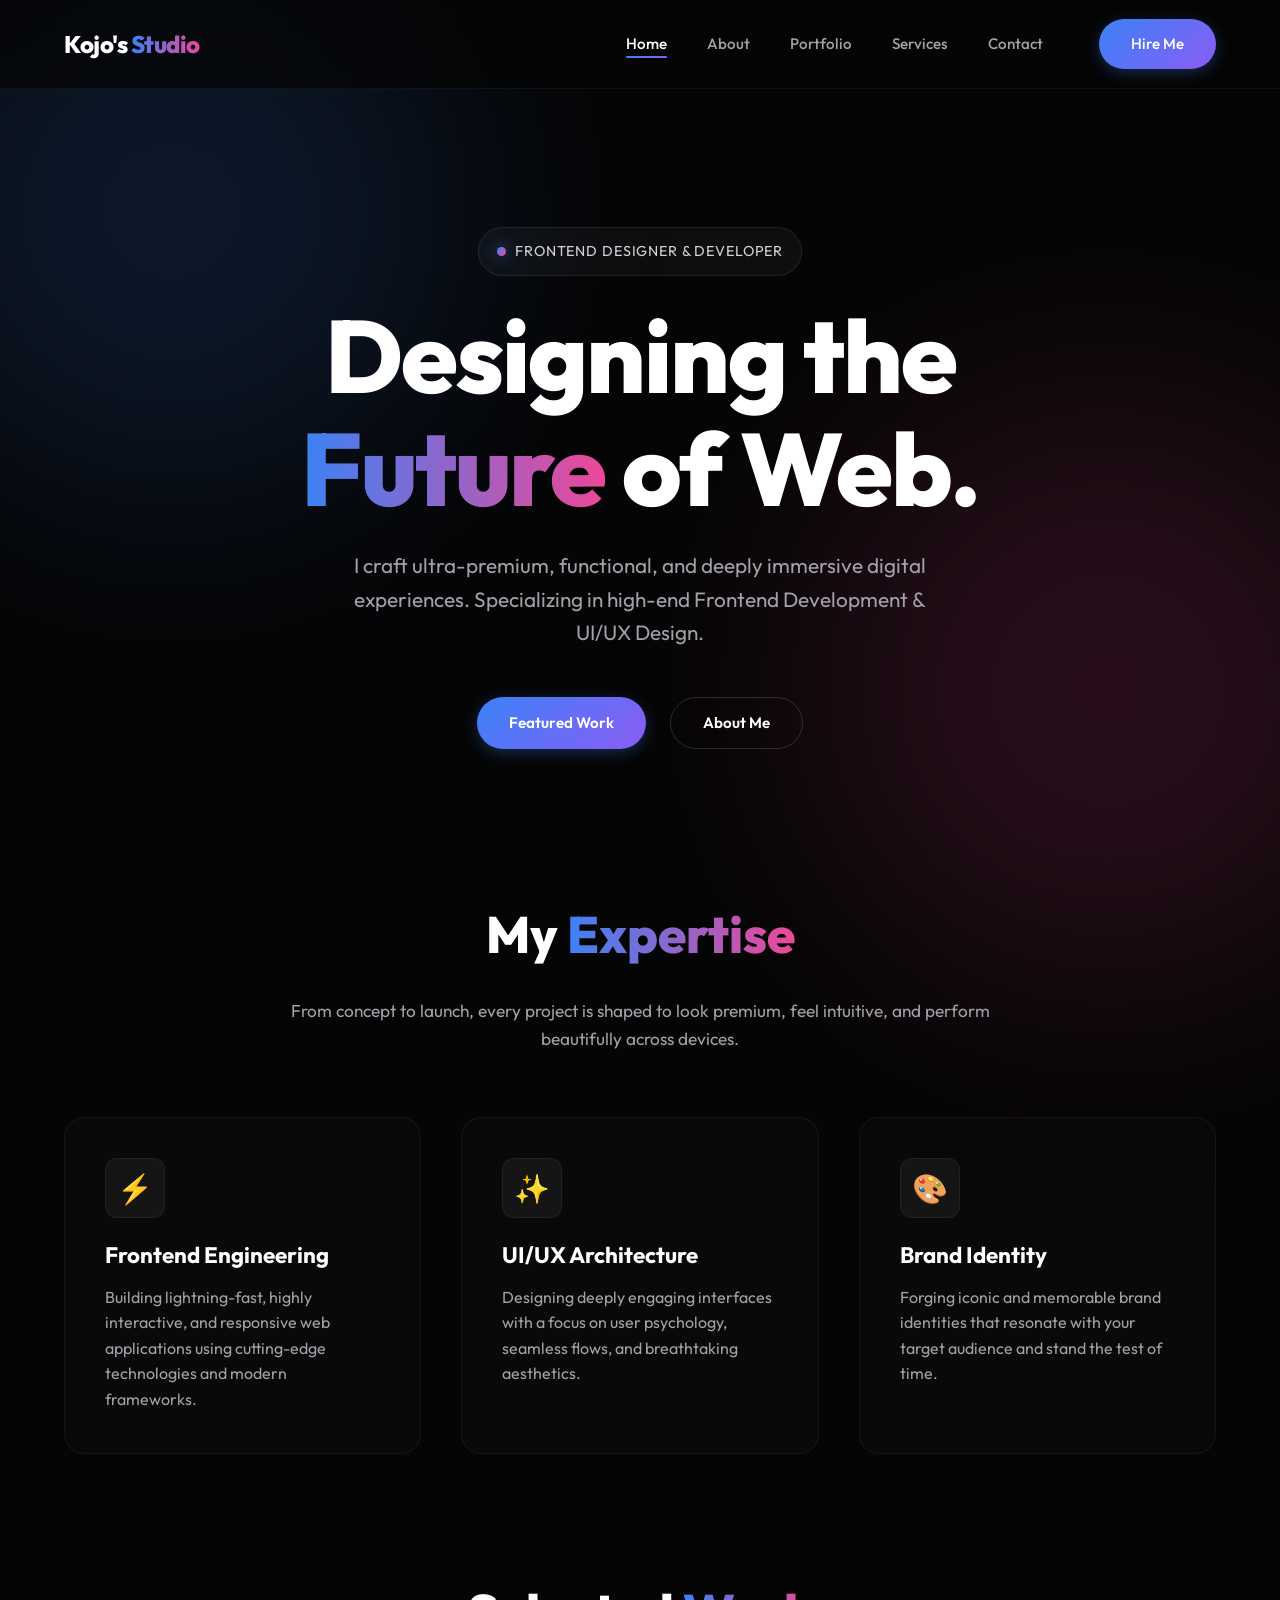
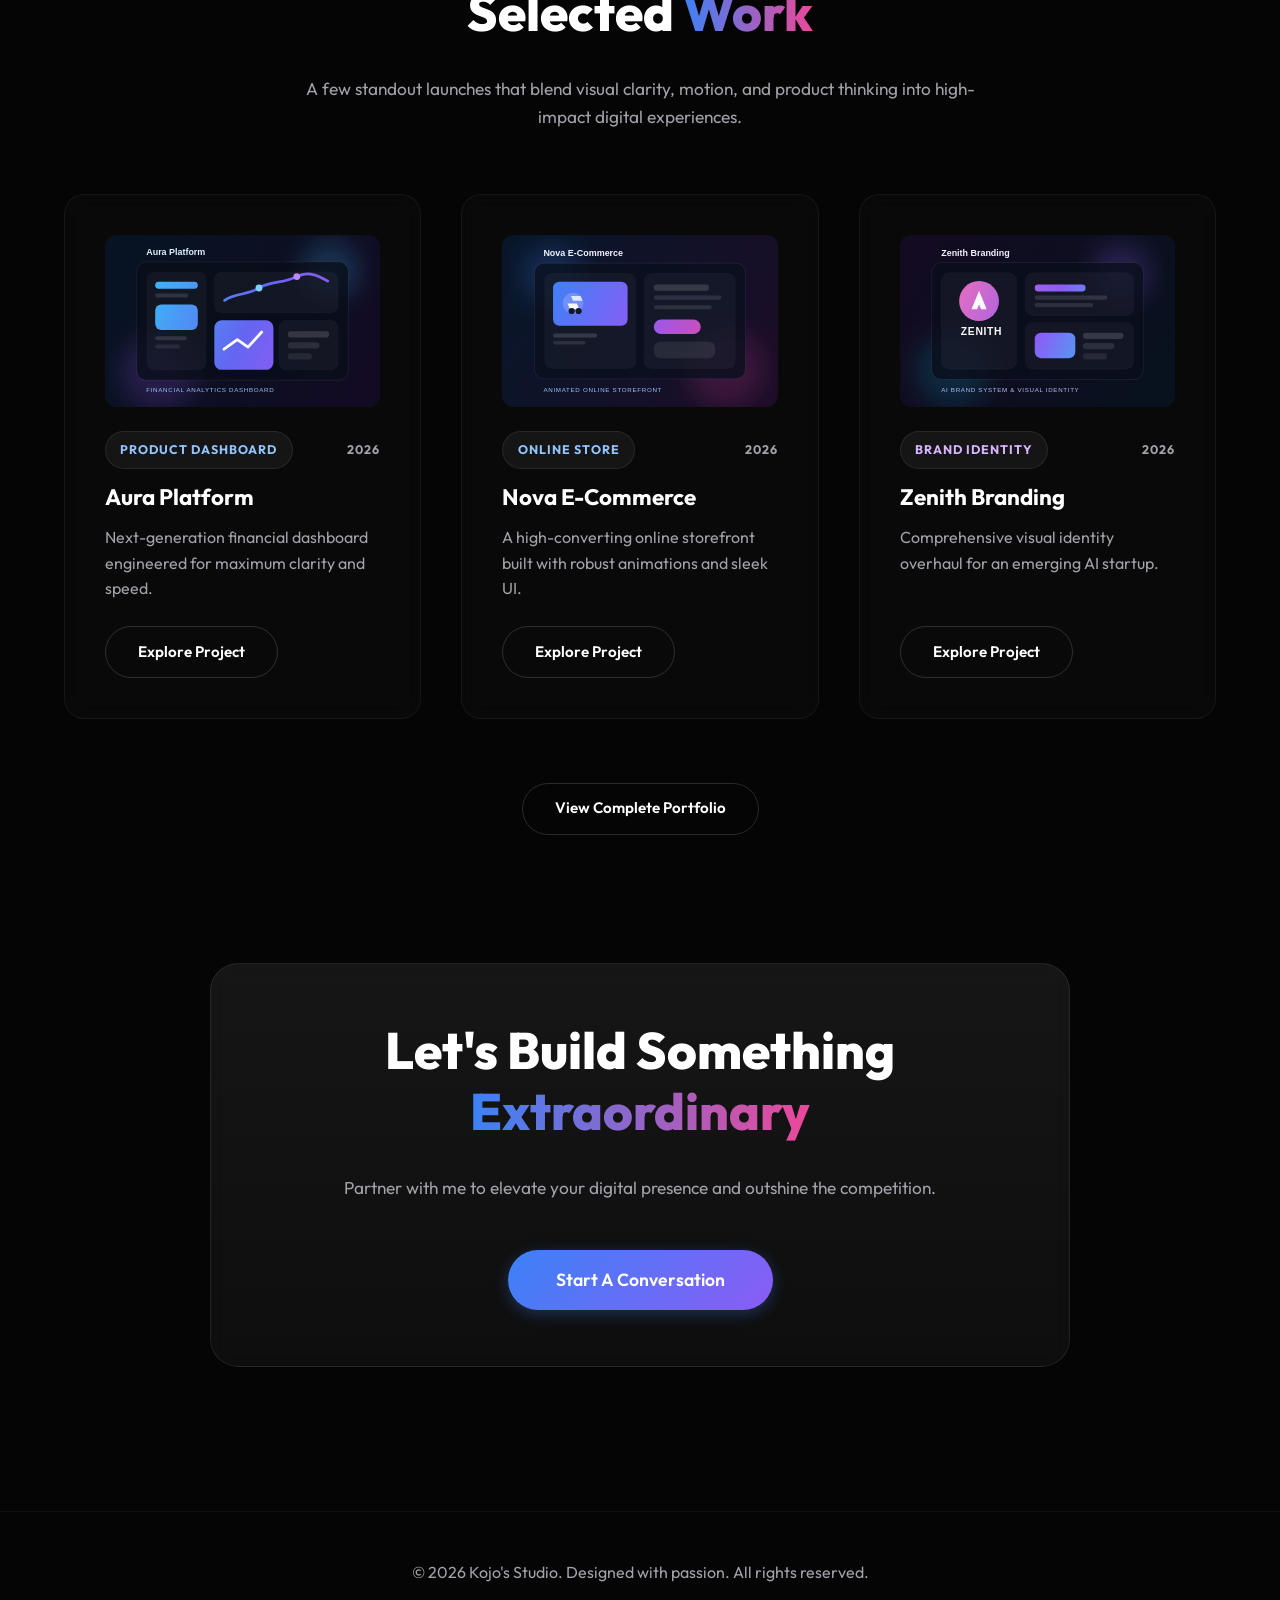
<file: index.html>
<!DOCTYPE html>
<html lang="en">

<head>
    <meta charset="UTF-8">
    <meta name="viewport" content="width=device-width, initial-scale=1.0">
    <title>Kojo's Studio | Home</title>
    <link rel="stylesheet" href="style.css">
</head>

<body>
    <nav class="navbar">
        <a href="index.html" class="logo">Kojo's <span class="text-gradient">Studio</span></a>
        <ul class="nav-links">
            <li><a href="index.html" class="active-link">Home</a></li>
            <li><a href="about.html">About</a></li>
            <li><a href="portfolio.html">Portfolio</a></li>
            <li><a href="services.html">Services</a></li>
            <li><a href="contact.html">Contact</a></li>
            <li><a href="contact.html" class="btn btn-primary nav-btn-hire">Hire Me</a></li>
        </ul>
        <button class="hamburger" aria-label="Toggle Navigation" aria-expanded="false">&#9776;</button>
    </nav>

    <main>
        <section class="hero">
            <span class="hero-kicker fade-up">Frontend Designer &amp; Developer</span>
            <h1 class="fade-up">Designing the <br><span class="text-gradient">Future</span> of Web.</h1>
            <p class="fade-up delay-100 hero-lead">I craft ultra-premium, functional, and deeply immersive digital experiences.
                Specializing in high-end Frontend Development & UI/UX Design.</p>
            <div class="hero-btns fade-up delay-200">
                <a href="portfolio.html" class="btn btn-primary">Featured Work</a>
                <a href="about.html" class="btn btn-outline">About Me</a>
            </div>
        </section>

        <section>
            <h2 class="section-title fade-up">My <span>Expertise</span></h2>
            <p class="section-intro fade-up delay-100">From concept to launch, every project is shaped to look premium, feel intuitive, and perform beautifully across devices.</p>
            <div class="grid">
                <div class="card hover-card fade-up">
                    <div class="card-icon">&#9889;</div>
                    <h3>Frontend Engineering</h3>
                    <p>Building lightning-fast, highly interactive, and responsive web applications using cutting-edge
                        technologies and modern frameworks.</p>
                </div>
                <div class="card hover-card fade-up delay-100">
                    <div class="card-icon">&#10024;</div>
                    <h3>UI/UX Architecture</h3>
                    <p>Designing deeply engaging interfaces with a focus on user psychology, seamless flows, and
                        breathtaking aesthetics.</p>
                </div>
                <div class="card hover-card fade-up delay-200">
                    <div class="card-icon">&#127912;</div>
                    <h3>Brand Identity</h3>
                    <p>Forging iconic and memorable brand identities that resonate with your target audience and stand
                        the test of time.</p>
                </div>
            </div>
        </section>

        <section>
            <h2 class="section-title fade-up">Selected <span>Work</span></h2>
            <p class="section-intro fade-up delay-100">A few standout launches that blend visual clarity, motion, and product thinking into high-impact digital experiences.</p>
            <div class="grid">
                <div class="card portfolio-card fade-up">
                    <div class="placeholder-img">
                        <img src="Images/aura-platform.svg" alt="Financial dashboard artwork for the Aura Platform project" loading="lazy">
                    </div>
                    <div class="project-meta">
                        <span class="project-type project-type-web">Product Dashboard</span>
                        <span class="project-year">2026</span>
                    </div>
                    <h3>Aura Platform</h3>
                    <p class="project-summary">Next-generation financial dashboard engineered for maximum clarity and speed.</p>
                    <div class="card-action-row">
                        <a href="portfolio.html#real-estate-dashboard" class="btn btn-outline">Explore Project</a>
                    </div>
                </div>
                <div class="card portfolio-card fade-up delay-100">
                    <div class="placeholder-img">
                        <img src="Images/nova-ecommerce.svg" alt="Storefront artwork for the Nova E-Commerce project" loading="lazy">
                    </div>
                    <div class="project-meta">
                        <span class="project-type project-type-web">Online Store</span>
                        <span class="project-year">2026</span>
                    </div>
                    <h3>Nova E-Commerce</h3>
                    <p class="project-summary">A high-converting online storefront built with robust animations and sleek UI.</p>
                    <div class="card-action-row">
                        <a href="portfolio.html#nexus-ecommerce" class="btn btn-outline">Explore Project</a>
                    </div>
                </div>
                <div class="card portfolio-card fade-up delay-200">
                    <div class="placeholder-img">
                        <img src="Images/zenith-branding.svg" alt="Brand identity artwork for the Zenith Branding project" loading="lazy">
                    </div>
                    <div class="project-meta">
                        <span class="project-type project-type-design">Brand Identity</span>
                        <span class="project-year">2026</span>
                    </div>
                    <h3>Zenith Branding</h3>
                    <p class="project-summary">Comprehensive visual identity overhaul for an emerging AI startup.</p>
                    <div class="card-action-row">
                        <a href="portfolio.html#cafe-moca-rebrand" class="btn btn-outline">Explore Project</a>
                    </div>
                </div>
            </div>
            <div style="text-align: center; margin-top: 4rem;" class="fade-up">
                <a href="portfolio.html" class="btn btn-outline">View Complete Portfolio</a>
            </div>
        </section>

        <section class="text-center">
            <div class="cta-panel fade-up">
                <h2 class="section-title">Let's Build Something <br><span>Extraordinary</span></h2>
                <p class="section-intro" style="margin-bottom: 3rem;">Partner with me to elevate your digital presence and outshine the competition.</p>
                <a href="contact.html" class="btn btn-primary" style="font-size: 1.1rem; padding: 1rem 3rem;">Start a Conversation</a>
            </div>
        </section>
    </main>

    <footer>
        <p>&copy; 2026 Kojo's Studio. Designed with passion. All rights reserved.</p>
    </footer>

    <script src="script.js"></script>
</body>

</html>
</file>
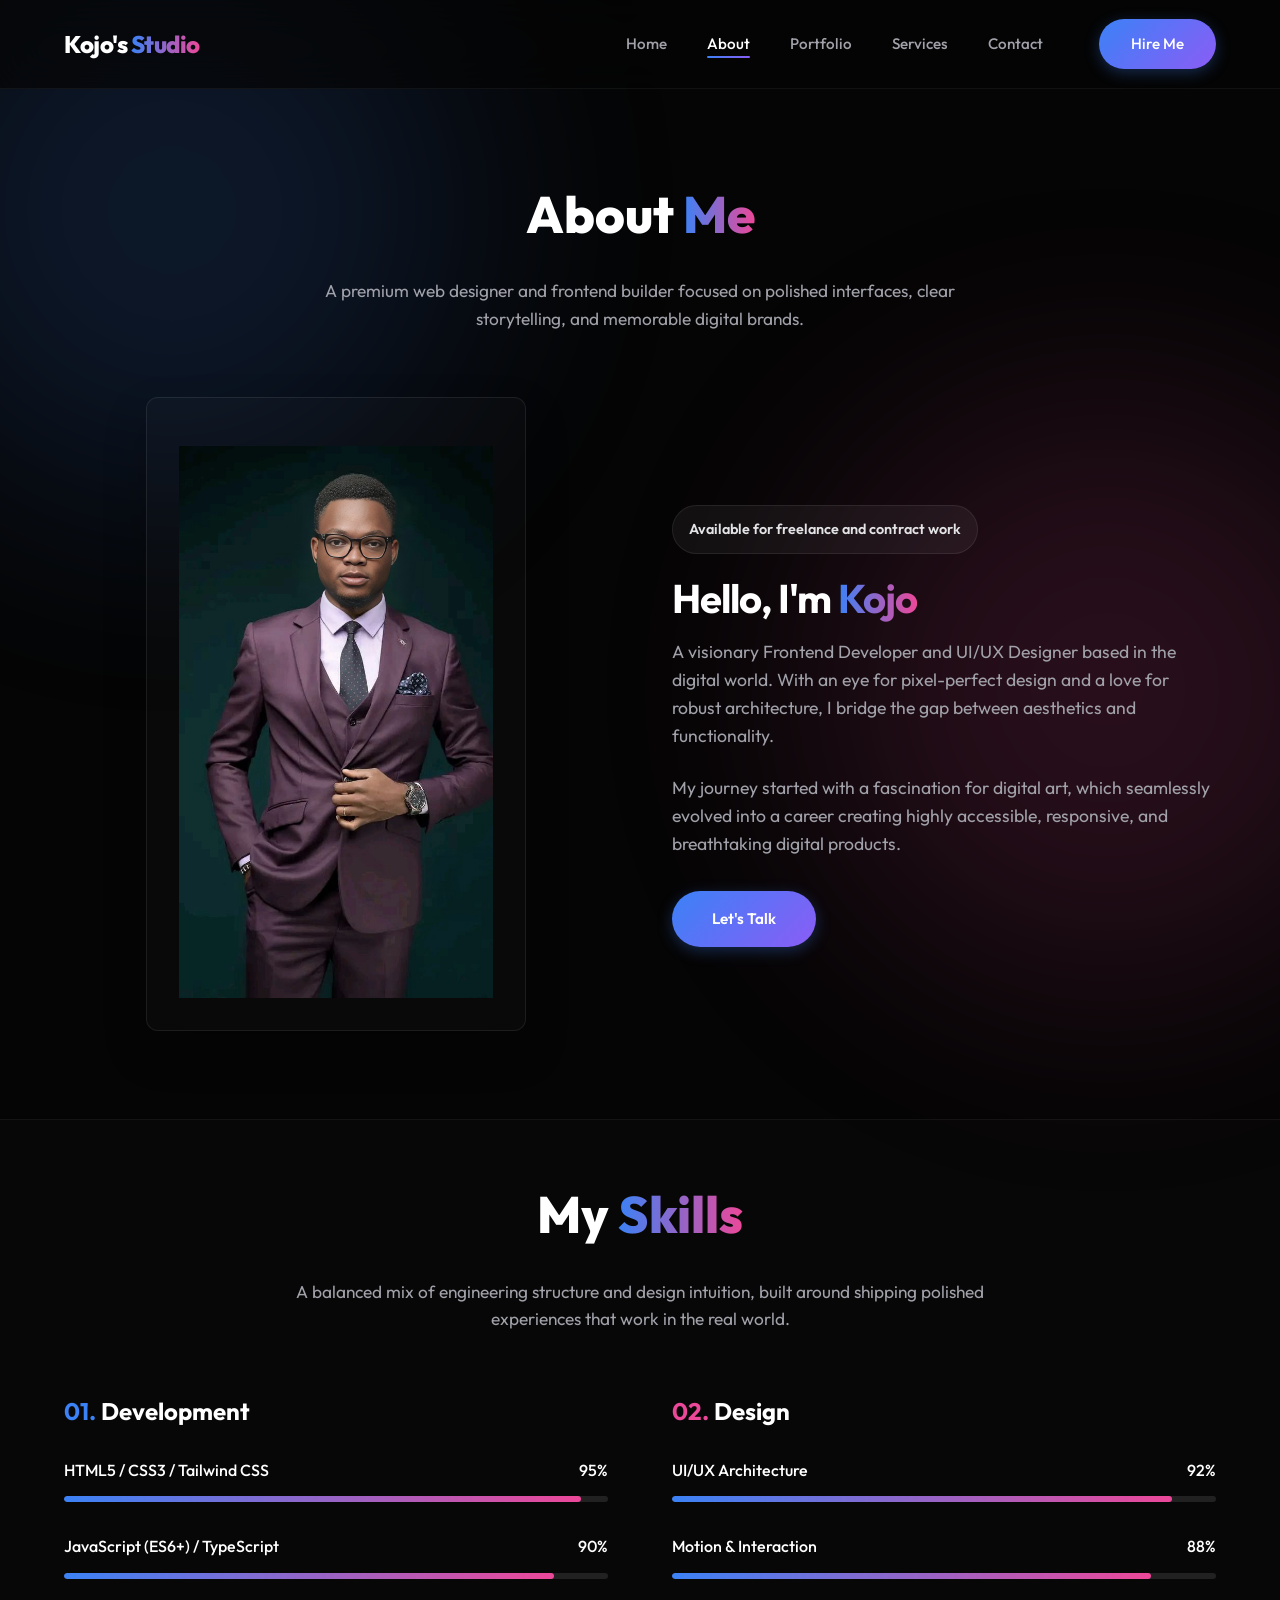
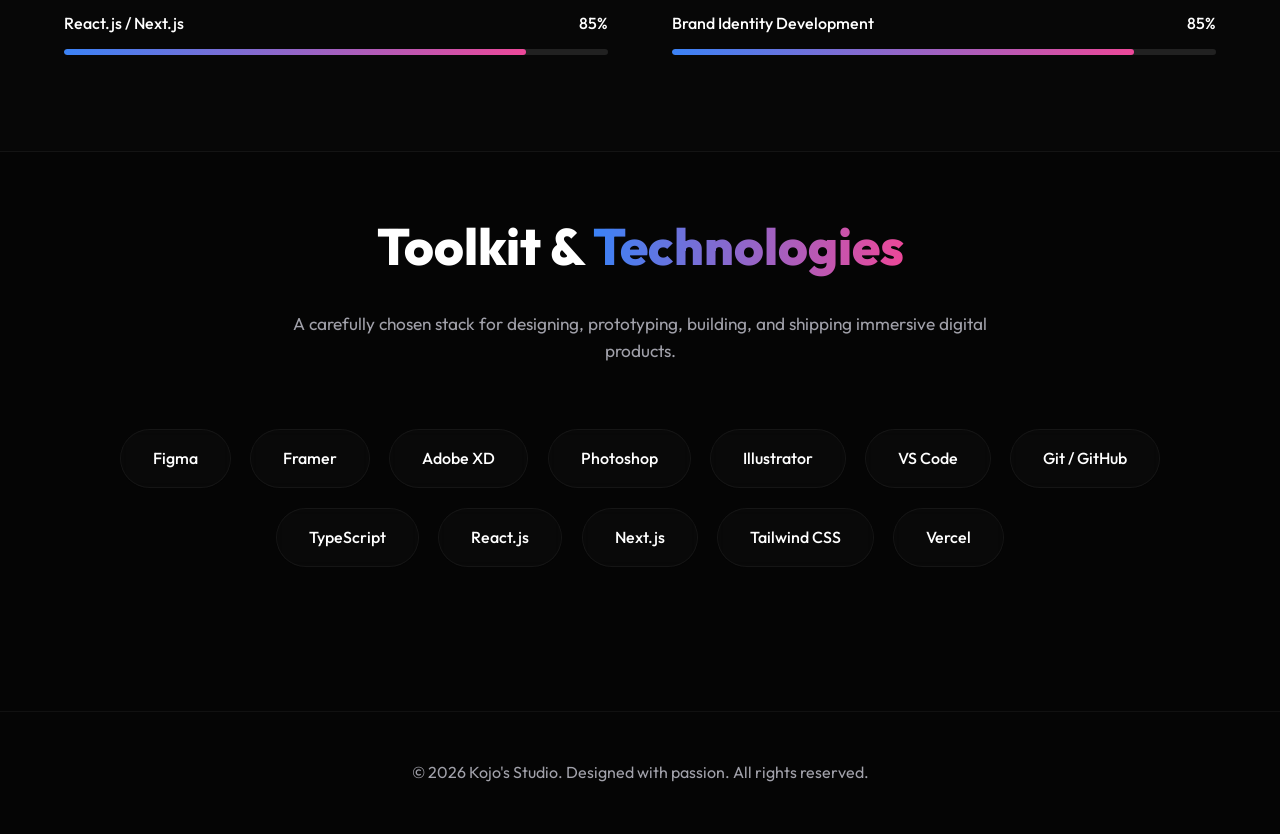
<file: about.html>
<!DOCTYPE html>
<html lang="en">

<head>
    <meta charset="UTF-8">
    <meta name="viewport" content="width=device-width, initial-scale=1.0">
    <title>Kojo's Studio | About</title>
    <link rel="stylesheet" href="style.css">
</head>

<body>
    <nav class="navbar">
        <a href="index.html" class="logo">Kojo's <span class="text-gradient">Studio</span></a>
        <ul class="nav-links">
            <li><a href="index.html">Home</a></li>
            <li><a href="about.html" class="active-link">About</a></li>
            <li><a href="portfolio.html">Portfolio</a></li>
            <li><a href="services.html">Services</a></li>
            <li><a href="contact.html">Contact</a></li>
            <li><a href="contact.html" class="btn btn-primary nav-btn-hire">Hire Me</a></li>
        </ul>
        <button class="hamburger" aria-label="Toggle Navigation" aria-expanded="false">&#9776;</button>
    </nav>

    <main>
        <section>
            <h1 class="section-title fade-up">About <span class="text-gradient">Me</span></h1>
            <p class="section-intro fade-up delay-100">A premium web designer and frontend builder focused on polished
                interfaces, clear storytelling, and memorable digital brands.</p>

            <div class="about-hero-grid">
                <div class="placeholder-img fade-up delay-100 profile-frame">
                    <img src="Images/img1.jpg" alt="Portrait of Kojo" class="image-1">
                </div>
                <div class="fade-up delay-200">
                    <span class="availability-pill">Available for freelance and contract work</span>
                    <h2 style="font-size: 2.5rem; letter-spacing: -1px;">Hello, I'm <span
                            class="text-gradient">Kojo</span></h2>
                    <p style="color: var(--text-muted); margin-bottom: 1.5rem; font-size: 1.1rem;">A visionary Frontend
                        Developer and UI/UX Designer based in the digital world. With an eye for pixel-perfect design
                        and a love for robust architecture, I bridge the gap between aesthetics and functionality.</p>
                    <p style="color: var(--text-muted); margin-bottom: 2rem; font-size: 1.1rem;">My journey started with
                        a fascination for digital art, which seamlessly evolved into a career creating highly
                        accessible, responsive, and breathtaking digital products.</p>

                    <a href="contact.html" class="btn btn-primary" style="padding: 1rem 2.5rem;">Let's Talk</a>
                </div>
            </div>
        </section>

        <section
            style="background: rgba(255,255,255,0.01); border-top: 1px solid var(--border-light); border-bottom: 1px solid var(--border-light);">
            <h2 class="section-title fade-up">My <span class="text-gradient">Skills</span></h2>
            <p class="section-intro fade-up delay-100">A balanced mix of engineering structure and design intuition,
                built around shipping polished experiences that work in the real world.</p>
            <div class="skills-grid">
                <div class="fade-up delay-100">
                    <h3 style="margin-bottom: 2rem; font-size: 1.5rem;"><span
                            style="color: var(--accent-primary);">01.</span> Development</h3>
                    <div class="skill-item">
                        <div class="skill-header">
                            <span>HTML5 / CSS3 / Tailwind CSS</span>
                            <span>95%</span>
                        </div>
                        <div class="progress-bg">
                            <div class="progress-fill" data-width="95%"></div>
                        </div>
                    </div>
                    <div class="skill-item">
                        <div class="skill-header">
                            <span>JavaScript (ES6+) / TypeScript</span>
                            <span>90%</span>
                        </div>
                        <div class="progress-bg">
                            <div class="progress-fill" data-width="90%"></div>
                        </div>
                    </div>
                    <div class="skill-item">
                        <div class="skill-header">
                            <span>React.js / Next.js</span>
                            <span>85%</span>
                        </div>
                        <div class="progress-bg">
                            <div class="progress-fill" data-width="85%"></div>
                        </div>
                    </div>
                </div>

                <div class="fade-up delay-200">
                    <h3 style="margin-bottom: 2rem; font-size: 1.5rem;"><span
                            style="color: var(--accent-tertiary);">02.</span> Design</h3>
                    <div class="skill-item">
                        <div class="skill-header">
                            <span>UI/UX Architecture</span>
                            <span>92%</span>
                        </div>
                        <div class="progress-bg">
                            <div class="progress-fill" data-width="92%"></div>
                        </div>
                    </div>
                    <div class="skill-item">
                        <div class="skill-header">
                            <span>Motion & Interaction</span>
                            <span>88%</span>
                        </div>
                        <div class="progress-bg">
                            <div class="progress-fill" data-width="88%"></div>
                        </div>
                    </div>
                    <div class="skill-item">
                        <div class="skill-header">
                            <span>Brand Identity Development</span>
                            <span>85%</span>
                        </div>
                        <div class="progress-bg">
                            <div class="progress-fill" data-width="85%"></div>
                        </div>
                    </div>
                </div>
            </div>
        </section>

        <section class="text-center">
            <h2 class="section-title fade-up">Toolkit & <span class="text-gradient">Technologies</span></h2>
            <p class="section-intro fade-up delay-100">A carefully chosen stack for designing, prototyping, building,
                and shipping immersive digital products.</p>
            <div class="tools-grid fade-up delay-100">
                <span class="tool-pill">Figma</span>
                <span class="tool-pill">Framer</span>
                <span class="tool-pill">Adobe XD</span>
                <span class="tool-pill">Photoshop</span>
                <span class="tool-pill">Illustrator</span>
                <span class="tool-pill">VS Code</span>
                <span class="tool-pill">Git / GitHub</span>
                <span class="tool-pill">TypeScript</span>
                <span class="tool-pill">React.js</span>
                <span class="tool-pill">Next.js</span>
                <span class="tool-pill">Tailwind CSS</span>
                <span class="tool-pill">Vercel</span>
            </div>
        </section>
    </main>

    <footer>
        <p>&copy; 2026 Kojo's Studio. Designed with passion. All rights reserved.</p>
    </footer>

    <script src="script.js"></script>
</body>

</html>
</file>
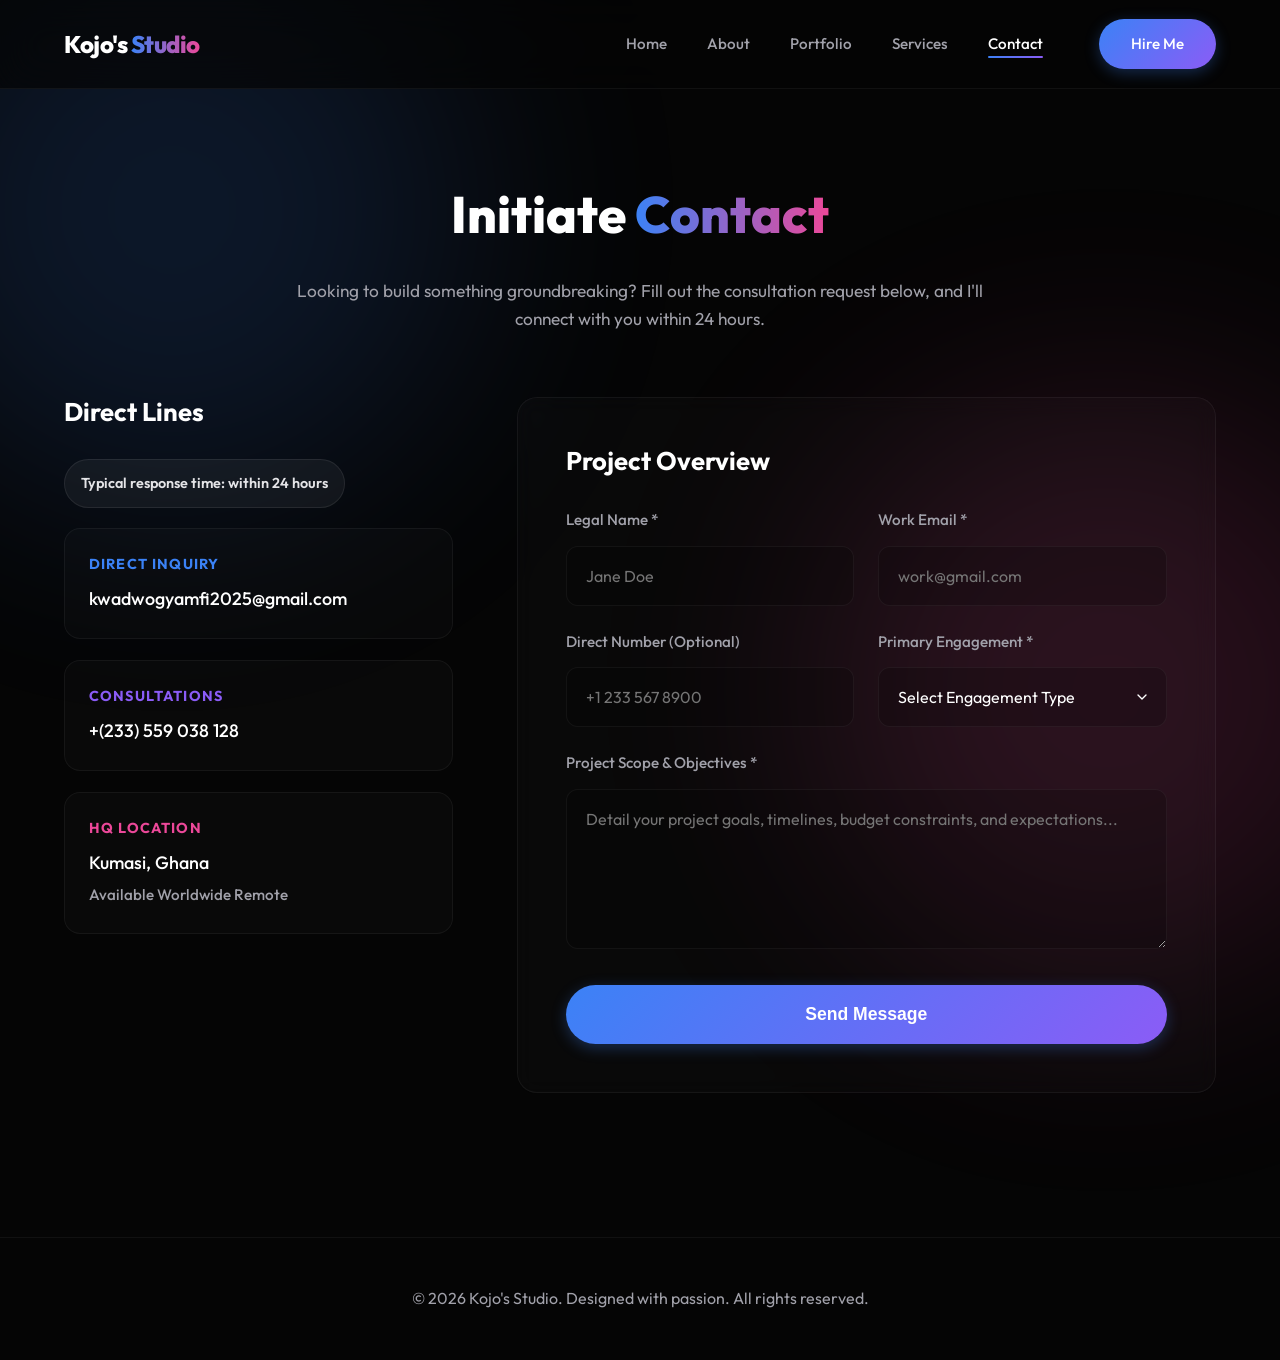
<file: contact.html>
<!DOCTYPE html>
<html lang="en">

<head>
    <meta charset="UTF-8">
    <meta name="viewport" content="width=device-width, initial-scale=1.0">
    <title>Kojo's Studio | Contact</title>
    <link rel="stylesheet" href="style.css">
</head>

<body>
    <nav class="navbar">
        <a href="index.html" class="logo">Kojo's <span class="text-gradient">Studio</span></a>
        <ul class="nav-links">
            <li><a href="index.html">Home</a></li>
            <li><a href="about.html">About</a></li>
            <li><a href="portfolio.html">Portfolio</a></li>
            <li><a href="services.html">Services</a></li>
            <li><a href="contact.html" class="active-link">Contact</a></li>
            <li><a href="contact.html" class="btn btn-primary nav-btn-hire">Hire Me</a></li>
        </ul>
        <button class="hamburger" aria-label="Toggle Navigation" aria-expanded="false">&#9776;</button>
    </nav>

    <main>
        <section>
            <h1 class="section-title fade-up">Initiate <span class="text-gradient">Contact</span></h1>
            <p class="section-intro text-center fade-up delay-100">Looking to build something groundbreaking? Fill out
                the consultation request below, and I'll connect with you within 24 hours.</p>

            <div class="contact-grid">
                <div class="fade-up delay-100">
                    <h3 style="margin-bottom: 2rem; font-size: 1.6rem;">Direct Lines</h3>
                    <span class="availability-pill">Typical response time: within 24 hours</span>

                    <div class="contact-card">
                        <span class="contact-card-label" style="color: var(--accent-primary);">Direct Inquiry</span>
                        <a href="mailto:hello@kojostudio.com" class="contact-card-value">kwadwogyamfi2025@gmail.com</a>
                    </div>

                    <div class="contact-card">
                        <span class="contact-card-label" style="color: var(--accent-secondary);">Consultations</span>
                        <a href="tel:+1234567890" class="contact-card-value">+(233) 559 038 128</a>
                    </div>

                    <div class="contact-card">
                        <span class="contact-card-label" style="color: var(--accent-tertiary);">HQ Location</span>
                        <span class="contact-card-value">Kumasi, Ghana<br><span
                                style="color: var(--text-muted); font-size: 0.95rem;">Available Worldwide
                                Remote</span></span>
                    </div>
                </div>

                <div class="form-container fade-up delay-200">
                    <h3 style="margin-bottom: 2rem; font-size: 1.6rem;">Project Overview</h3>
                    <form id="contactForm" novalidate>
                        <div class="form-row" style="margin-bottom: 1.5rem;">
                            <div class="form-group" style="margin: 0;">
                                <label for="name">Legal Name *</label>
                                <input type="text" id="name" class="form-control" placeholder="Jane Doe">
                                <span class="error-msg">Name is required.</span>
                            </div>
                            <div class="form-group" style="margin: 0;">
                                <label for="email">Work Email *</label>
                                <input type="email" id="email" class="form-control" placeholder="work@gmail.com">
                                <span class="error-msg">Valid email is required.</span>
                            </div>
                        </div>

                        <div class="form-row" style="margin-bottom: 1.5rem;">
                            <div class="form-group" style="margin: 0;">
                                <label for="phone">Direct Number (Optional)</label>
                                <input type="tel" id="phone" class="form-control" placeholder="+1 233 567 8900">
                            </div>
                            <div class="form-group" style="margin: 0;">
                                <label for="service">Primary Engagement *</label>
                                <select id="service" class="form-control">
                                    <option value="" disabled selected>Select Engagement Type</option>
                                    <option value="web-dev">Frontend Engineering (Web)</option>
                                    <option value="graphic-design">Brand & Visual Identity</option>
                                    <option value="ui-ux">UI/UX Interface Design</option>
                                    <option value="other">Full-Stack Retainer / Other</option>
                                </select>
                                <span class="error-msg">Engagement type is required.</span>
                            </div>
                        </div>

                        <div class="form-group">
                            <label for="message">Project Scope & Objectives *</label>
                            <textarea id="message" class="form-control"
                                placeholder="Detail your project goals, timelines, budget constraints, and expectations..."></textarea>
                            <span class="error-msg">Scope description is required.</span>
                        </div>

                        <button type="submit" class="btn btn-primary"
                            style="width: 100%; font-size: 1.1rem; padding: 1.2rem;">Send Message</button>
                    </form>
                </div>
            </div>
        </section>
    </main>

    <footer>
        <p>&copy; 2026 Kojo's Studio. Designed with passion. All rights reserved.</p>
    </footer>

    <script src="script.js"></script>
</body>

</html>
</file>
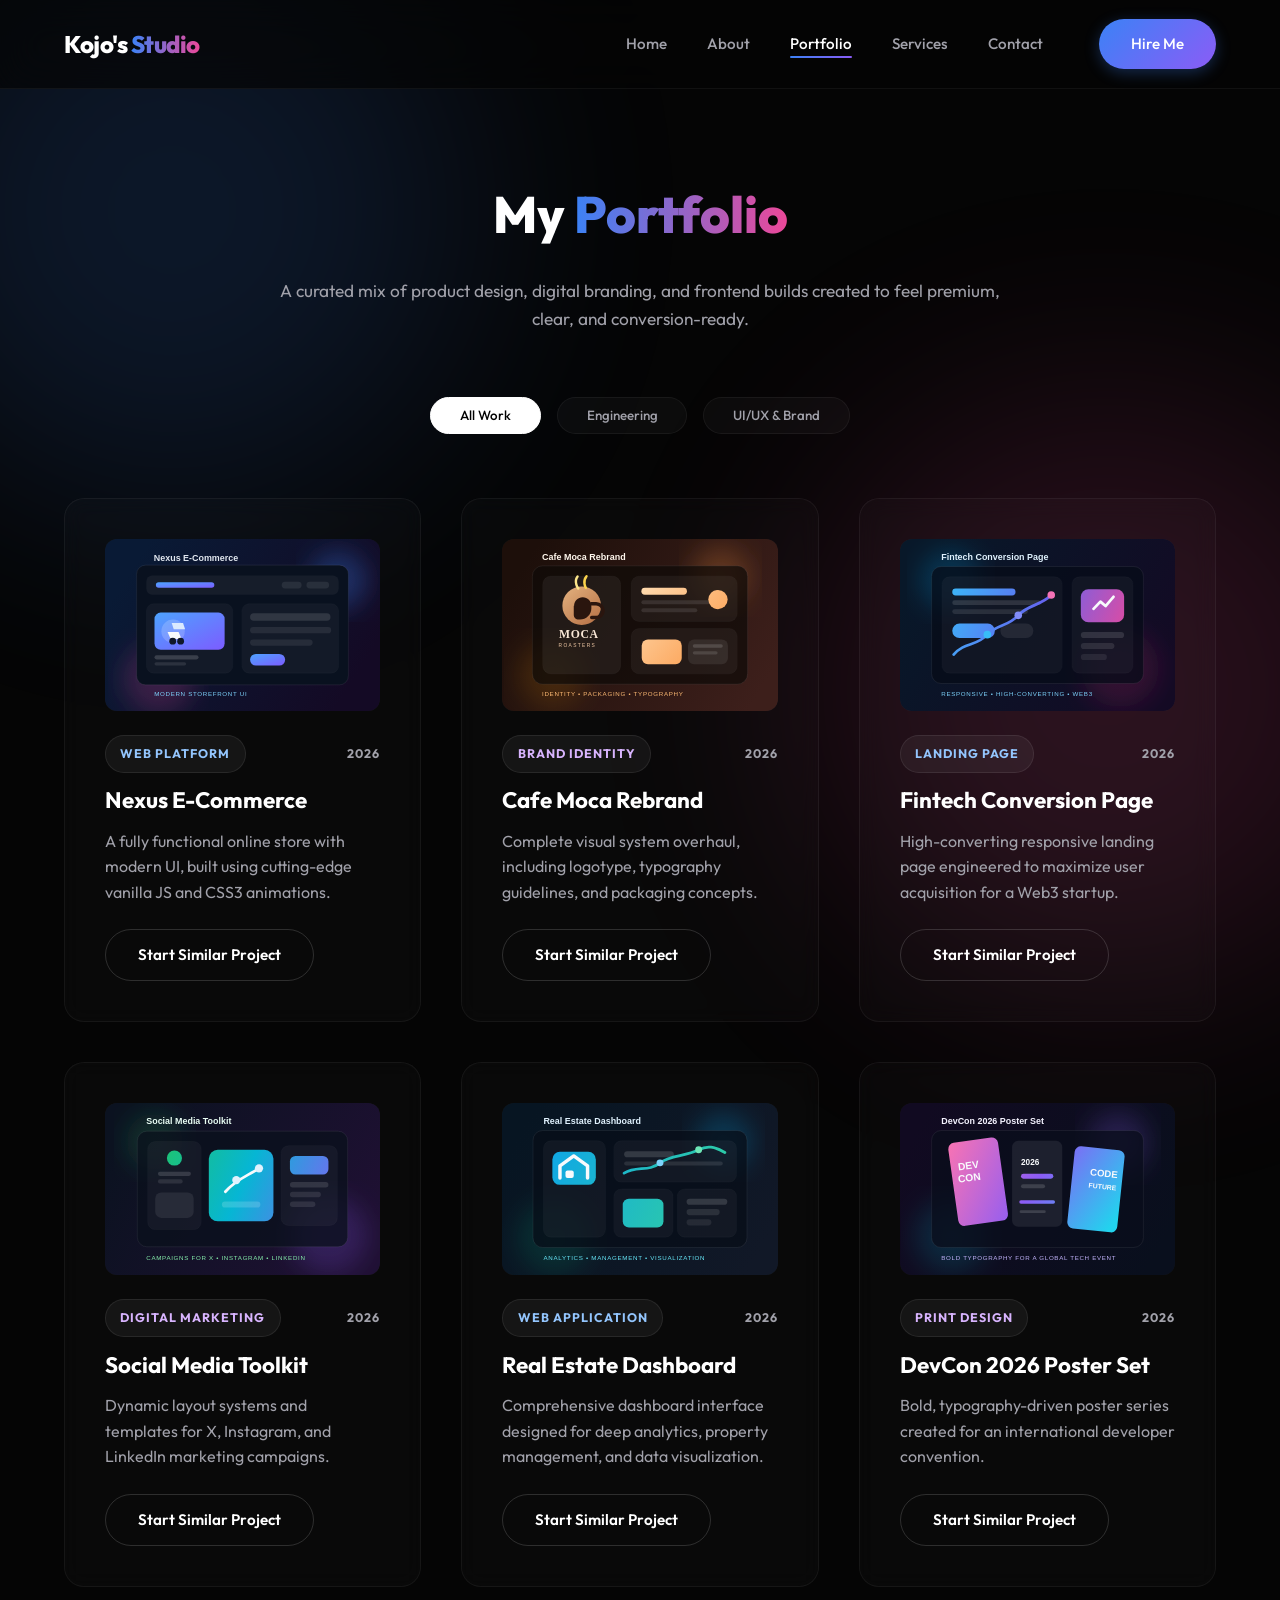
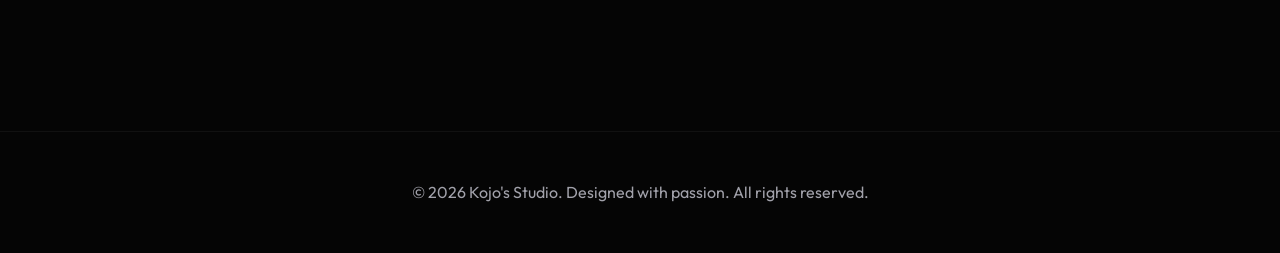
<file: portfolio.html>
<!DOCTYPE html>
<html lang="en">

<head>
    <meta charset="UTF-8">
    <meta name="viewport" content="width=device-width, initial-scale=1.0">
    <title>Kojo's Studio | Portfolio</title>
    <link rel="stylesheet" href="style.css">
</head>

<body>
    <nav class="navbar">
        <a href="index.html" class="logo">Kojo's <span class="text-gradient">Studio</span></a>
        <ul class="nav-links">
            <li><a href="index.html">Home</a></li>
            <li><a href="about.html">About</a></li>
            <li><a href="portfolio.html" class="active-link">Portfolio</a></li>
            <li><a href="services.html">Services</a></li>
            <li><a href="contact.html">Contact</a></li>
            <li><a href="contact.html" class="btn btn-primary nav-btn-hire">Hire Me</a></li>
        </ul>
        <button class="hamburger" aria-label="Toggle Navigation" aria-expanded="false">&#9776;</button>
    </nav>

    <main>
        <section>
            <h1 class="section-title fade-up">My <span class="text-gradient">Portfolio</span></h1>
            <p class="section-intro fade-up delay-100">A curated mix of product design, digital branding, and frontend builds created to feel premium, clear, and conversion-ready.</p>

            <div class="filters fade-up delay-200">
                <button class="filter-btn active" data-filter="all">All Work</button>
                <button class="filter-btn" data-filter="web">Engineering</button>
                <button class="filter-btn" data-filter="design">UI/UX & Brand</button>
            </div>

            <div class="grid fade-up delay-300">
                <div class="card hover-card portfolio-item" data-category="web" id="nexus-ecommerce">
                    <div class="placeholder-img">
                        <img src="Images/nexus-ecommerce.svg" alt="Concept artwork for the Nexus E-Commerce web platform" loading="lazy">
                    </div>
                    <div class="project-meta">
                        <span class="project-type project-type-web">Web Platform</span>
                        <span class="project-year">2026</span>
                    </div>
                    <h3>Nexus E-Commerce</h3>
                    <p class="project-summary">A fully functional online store with modern UI, built using cutting-edge vanilla JS and CSS3 animations.</p>
                    <div class="card-action-row">
                        <a href="contact.html" class="btn btn-outline">Start Similar Project</a>
                    </div>
                </div>

                <div class="card hover-card portfolio-item" data-category="design" id="cafe-moca-rebrand">
                    <div class="placeholder-img">
                        <img src="Images/cafe-moca-brand.svg" alt="Brand identity artwork for the Cafe Moca rebrand project" loading="lazy">
                    </div>
                    <div class="project-meta">
                        <span class="project-type project-type-design">Brand Identity</span>
                        <span class="project-year">2026</span>
                    </div>
                    <h3>Cafe Moca Rebrand</h3>
                    <p class="project-summary">Complete visual system overhaul, including logotype, typography guidelines, and packaging concepts.</p>
                    <div class="card-action-row">
                        <a href="contact.html" class="btn btn-outline">Start Similar Project</a>
                    </div>
                </div>

                <div class="card hover-card portfolio-item" data-category="web" id="fintech-conversion-page">
                    <div class="placeholder-img">
                        <img src="Images/fintech-conversion.svg" alt="Landing page concept for the fintech conversion project" loading="lazy">
                    </div>
                    <div class="project-meta">
                        <span class="project-type project-type-web">Landing Page</span>
                        <span class="project-year">2026</span>
                    </div>
                    <h3>Fintech Conversion Page</h3>
                    <p class="project-summary">High-converting responsive landing page engineered to maximize user acquisition for a Web3 startup.</p>
                    <div class="card-action-row">
                        <a href="contact.html" class="btn btn-outline">Start Similar Project</a>
                    </div>
                </div>

                <div class="card hover-card portfolio-item" data-category="design" id="social-media-toolkit">
                    <div class="placeholder-img">
                        <img src="Images/social-media-toolkit.svg" alt="Marketing artwork for the social media toolkit project" loading="lazy">
                    </div>
                    <div class="project-meta">
                        <span class="project-type project-type-design">Digital Marketing</span>
                        <span class="project-year">2026</span>
                    </div>
                    <h3>Social Media Toolkit</h3>
                    <p class="project-summary">Dynamic layout systems and templates for X, Instagram, and LinkedIn marketing campaigns.</p>
                    <div class="card-action-row">
                        <a href="contact.html" class="btn btn-outline">Start Similar Project</a>
                    </div>
                </div>

                <div class="card hover-card portfolio-item" data-category="web" id="real-estate-dashboard">
                    <div class="placeholder-img">
                        <img src="Images/real-estate-dashboard.svg" alt="Dashboard interface concept for the real estate analytics project" loading="lazy">
                    </div>
                    <div class="project-meta">
                        <span class="project-type project-type-web">Web Application</span>
                        <span class="project-year">2026</span>
                    </div>
                    <h3>Real Estate Dashboard</h3>
                    <p class="project-summary">Comprehensive dashboard interface designed for deep analytics, property management, and data visualization.</p>
                    <div class="card-action-row">
                        <a href="contact.html" class="btn btn-outline">Start Similar Project</a>
                    </div>
                </div>

                <div class="card hover-card portfolio-item" data-category="design" id="devcon-poster-set">
                    <div class="placeholder-img">
                        <img src="Images/devcon-poster-set.svg" alt="Poster series artwork for the DevCon 2026 print design project" loading="lazy">
                    </div>
                    <div class="project-meta">
                        <span class="project-type project-type-design">Print Design</span>
                        <span class="project-year">2026</span>
                    </div>
                    <h3>DevCon 2026 Poster Set</h3>
                    <p class="project-summary">Bold, typography-driven poster series created for an international developer convention.</p>
                    <div class="card-action-row">
                        <a href="contact.html" class="btn btn-outline">Start Similar Project</a>
                    </div>
                </div>
            </div>
        </section>
    </main>

    <footer>
        <p>&copy; 2026 Kojo's Studio. Designed with passion. All rights reserved.</p>
    </footer>

    <script src="script.js"></script>
</body>

</html>
</file>
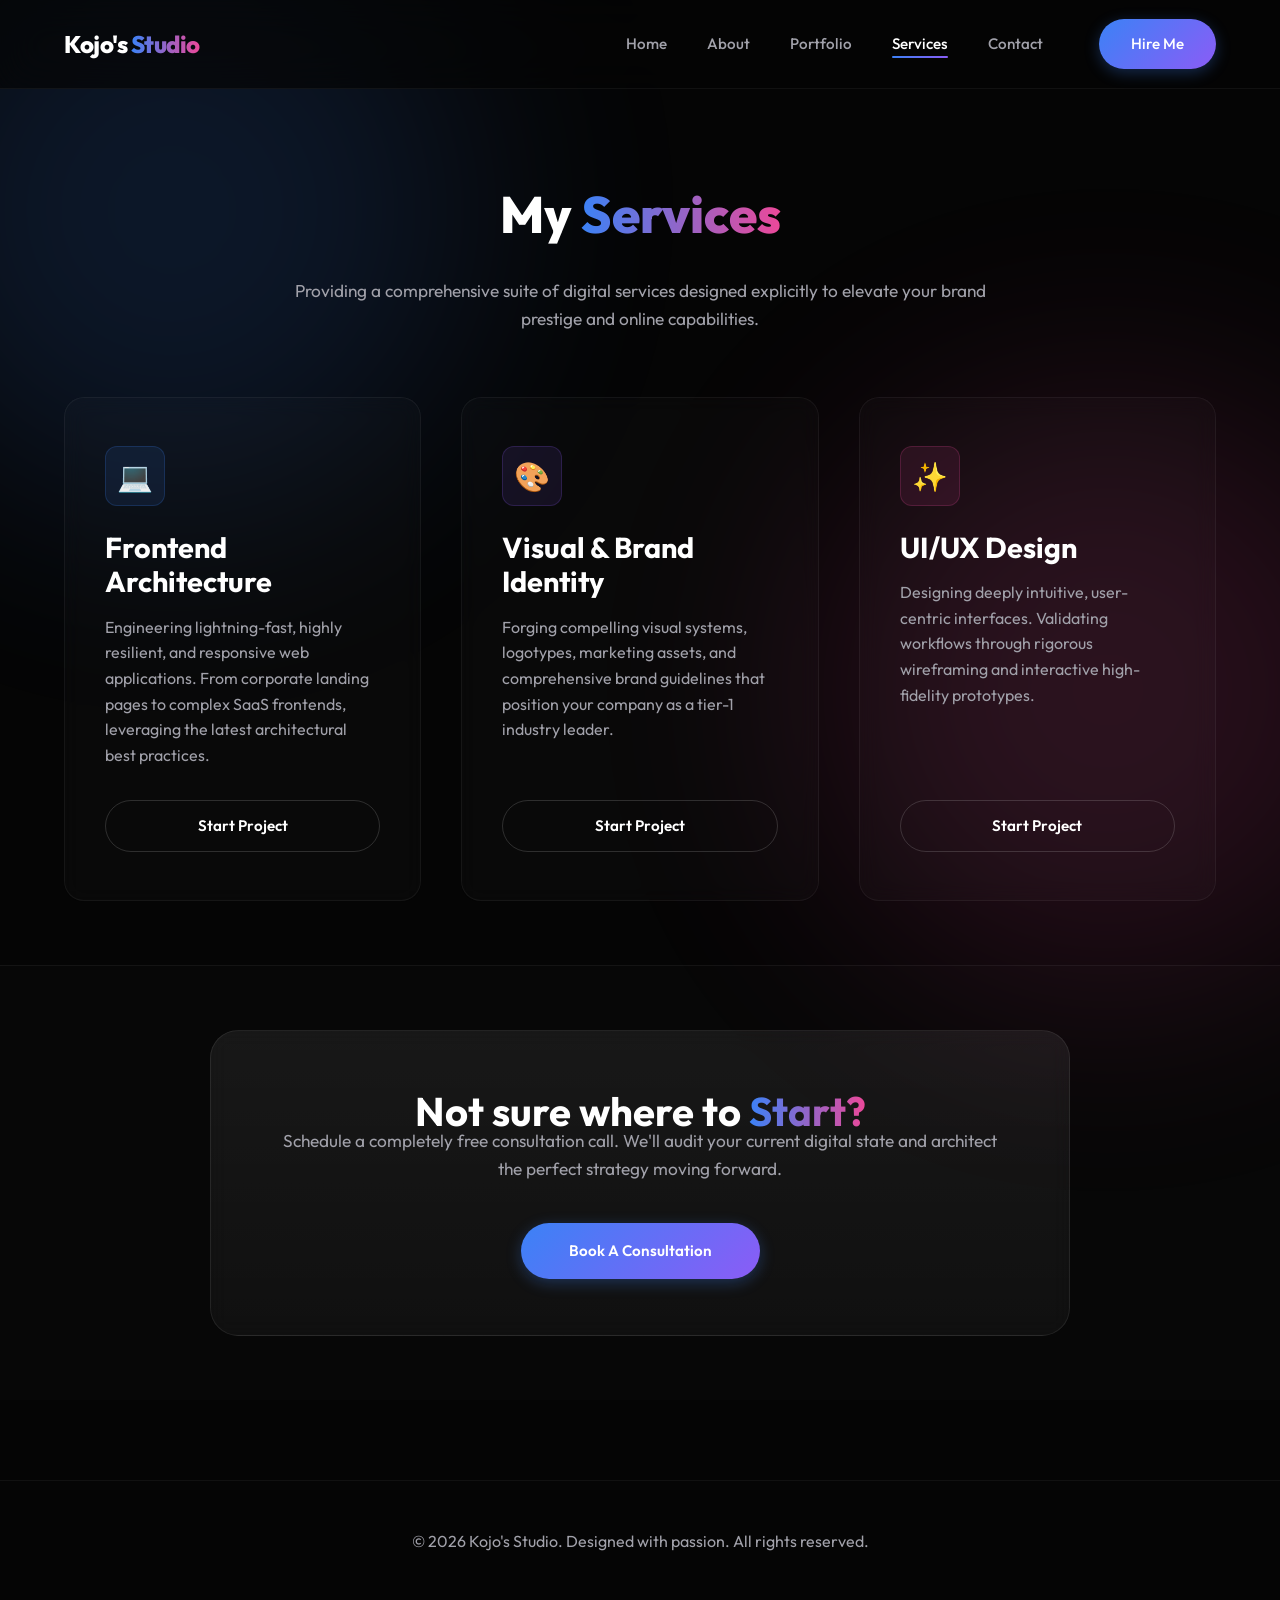
<file: services.html>
<!DOCTYPE html>
<html lang="en">

<head>
    <meta charset="UTF-8">
    <meta name="viewport" content="width=device-width, initial-scale=1.0">
    <title>Kojo's Studio | Services</title>
    <link rel="stylesheet" href="style.css">
</head>

<body>
    <nav class="navbar">
        <a href="index.html" class="logo">Kojo's <span class="text-gradient">Studio</span></a>
        <ul class="nav-links">
            <li><a href="index.html">Home</a></li>
            <li><a href="about.html">About</a></li>
            <li><a href="portfolio.html">Portfolio</a></li>
            <li><a href="services.html" class="active-link">Services</a></li>
            <li><a href="contact.html">Contact</a></li>
            <li><a href="contact.html" class="btn btn-primary nav-btn-hire">Hire Me</a></li>
        </ul>
        <button class="hamburger" aria-label="Toggle Navigation" aria-expanded="false">&#9776;</button>
    </nav>

    <main>
        <section>
            <h1 class="section-title fade-up">My <span class="text-gradient">Services</span></h1>
            <p class="section-intro text-center fade-up delay-100">Providing a comprehensive suite of digital services
                designed explicitly to elevate your brand prestige and online capabilities.</p>

            <div class="grid">
                <div class="card hover-card fade-up delay-100" style="padding: 3rem 2.5rem;">
                    <div class="card-icon"
                        style="background: rgba(59, 130, 246, 0.1); border-color: rgba(59, 130, 246, 0.2);">&#128187;
                    </div>
                    <h3 style="font-size: 1.8rem; margin-bottom: 1rem;">Frontend Architecture</h3>
                    <p style="color: var(--text-muted); margin-bottom: 2rem;">Engineering lightning-fast, highly
                        resilient, and responsive web applications. From corporate landing pages to complex SaaS
                        frontends, leveraging the latest architectural best practices.</p>
                    <a href="contact.html" class="btn btn-outline" style="margin-top: auto;">Start Project</a>
                </div>

                <div class="card hover-card fade-up delay-200" style="padding: 3rem 2.5rem;">
                    <div class="card-icon"
                        style="background: rgba(139, 92, 246, 0.1); border-color: rgba(139, 92, 246, 0.2); color: var(--accent-secondary);">
                        &#127912;</div>
                    <h3 style="font-size: 1.8rem; margin-bottom: 1rem;">Visual & Brand Identity</h3>
                    <p style="color: var(--text-muted); margin-bottom: 2rem;">Forging compelling visual systems,
                        logotypes, marketing assets, and comprehensive brand guidelines that position your company as a
                        tier-1 industry leader.</p>
                    <a href="contact.html" class="btn btn-outline" style="margin-top: auto;">Start Project</a>
                </div>

                <div class="card hover-card fade-up delay-300" style="padding: 3rem 2.5rem;">
                    <div class="card-icon"
                        style="background: rgba(236, 72, 153, 0.1); border-color: rgba(236, 72, 153, 0.2); color: var(--accent-tertiary);">
                        &#10024;</div>
                    <h3 style="font-size: 1.8rem; margin-bottom: 1rem;">UI/UX Design</h3>
                    <p style="color: var(--text-muted); margin-bottom: 2rem;">Designing deeply intuitive, user-centric
                        interfaces. Validating workflows through rigorous wireframing and interactive high-fidelity
                        prototypes.</p>
                    <a href="contact.html" class="btn btn-outline" style="margin-top: auto;">Start Project</a>
                </div>
            </div>
        </section>

        <section class="text-center"
            style="background: rgba(255,255,255,0.01); border-top: 1px solid var(--border-light);">
            <div class="cta-panel fade-up">
                <h2 style="font-size: 2.5rem; margin-bottom: 1.5rem;">Not sure where to <span
                        class="text-gradient">Start?</span></h2>
                <p class="section-intro" style="margin-bottom: 2.5rem;">Schedule a completely free consultation call.
                    We'll audit your current digital state and architect the perfect strategy moving forward.</p>
                <a href="contact.html" class="btn btn-primary" style="padding: 1rem 3rem;">Book a Consultation</a>
            </div>
        </section>
    </main>

    <footer>
        <p>&copy; 2026 Kojo's Studio. Designed with passion. All rights reserved.</p>
    </footer>

    <script src="script.js"></script>
</body>

</html>
</file>
<file: style.css>
@import url('https://fonts.googleapis.com/css2?family=Outfit:wght@300;400;500;600;700;800;900&display=swap');

:root {
  --bg-dark: #050505;
  --bg-card: rgba(255, 255, 255, 0.02);
  --border-light: rgba(255, 255, 255, 0.05);
  --border-hover: rgba(255, 255, 255, 0.15);
  --text-main: #ffffff;
  --text-muted: #a1a1aa;
  
  --accent-primary: #3b82f6; /* Blue */
  --accent-secondary: #8b5cf6; /* Purple */
  --accent-tertiary: #ec4899; /* Pink */
  
  --gradient-bg: linear-gradient(135deg, var(--accent-primary), var(--accent-secondary));
  --gradient-text: linear-gradient(to right, var(--accent-primary), var(--accent-tertiary));
  
  --shadow-glow: 0 0 20px rgba(139, 92, 246, 0.3);
}

* {
  margin: 0;
  padding: 0;
  box-sizing: border-box;
}

html, body {
  overflow-x: hidden;
  width: 100%;
  max-width: 100vw;
}

body {
  font-family: 'Outfit', sans-serif;
  background-color: var(--bg-dark);
  color: var(--text-main);
  line-height: 1.6;
  overflow-x: hidden;
  position: relative;
}

/* Background Animated Blobs */
body::before, body::after {
  content: '';
  position: fixed;
  width: 50vw;
  height: 50vw;
  min-width: 300px;
  min-height: 300px;
  max-width: 600px;
  max-height: 600px;
  border-radius: 50%;
  filter: blur(120px);
  z-index: -1;
  opacity: 0.15;
  animation: floatBlobs 20s infinite alternate linear;
}

body::before {
  background: var(--accent-primary);
  top: -10%;
  left: -10%;
}

body::after {
  background: var(--accent-tertiary);
  bottom: -10%;
  right: -10%;
  animation-delay: -10s;
}

@keyframes floatBlobs {
  0% { transform: translate(0, 0) scale(1); }
  50% { transform: translate(50px, 100px) scale(1.1); }
  100% { transform: translate(-50px, -50px) scale(0.9); }
}

a {
  text-decoration: none;
  color: inherit;
  transition: all 0.3s ease;
}

h1, h2, h3, h4, h5, h6 {
  font-weight: 700;
  line-height: 1.2;
  margin-bottom: 1rem;
}

.text-gradient {
  background: var(--gradient-text);
  -webkit-background-clip: text;
  background-clip: text;
  -webkit-text-fill-color: transparent;
  display: inline-block;
}

.about-hero-grid .placeholder-img {
  aspect-ratio: 3 / 5;
  background: rgba(255, 255, 255, 0.02);
  width: 70%; /* Reduced from 90% */
  margin-left: auto;
  margin-right: auto;
  padding: 3rem 2rem 2rem 2rem; /* Padding at top to 'push' content down */
}

.image-1 {
  object-fit: contain;
  filter: grayscale(0.2);
}

.placeholder-img:hover .image-1 {
  filter: grayscale(0);
}

.section-title {
  text-align: center;
  font-size: clamp(2rem, 4vw, 3.5rem);
  margin-bottom: 4rem;
  font-weight: 800;
}
.section-title span {
  background: var(--gradient-text);
  -webkit-background-clip: text;
  background-clip: text;
  -webkit-text-fill-color: transparent;
}
.section-intro {
  max-width: 720px;
  margin: -2rem auto 4rem;
  text-align: center;
  color: var(--text-muted);
  font-size: 1.08rem;
}
.text-center { text-align: center; }

/* Navbar (Glassmorphism) */
.navbar {
  position: fixed;
  top: 0;
  width: 100%;
  padding: 1.2rem 5%;
  display: flex;
  justify-content: space-between;
  align-items: center;
  z-index: 1000;
  background: rgba(5, 5, 5, 0.7);
  backdrop-filter: blur(20px);
  -webkit-backdrop-filter: blur(20px);
  border-bottom: 1px solid var(--border-light);
  transition: all 0.3s ease;
}

.logo {
  font-size: 1.5rem;
  font-weight: 800;
  letter-spacing: -0.5px;
  position: relative;
}

.nav-links {
  display: flex;
  list-style: none;
  gap: 2.5rem;
  align-items: center;
}
.nav-btn-hire {
  margin-left: 1rem;
}

.nav-links a {
  font-size: 0.95rem;
  font-weight: 500;
  color: var(--text-muted);
  position: relative;
}

.nav-links a:hover, .nav-links a.active-link {
  color: var(--text-main);
}

.nav-links a::after {
  content: '';
  position: absolute;
  bottom: -5px;
  left: 0;
  width: 0%;
  height: 2px;
  background: var(--gradient-bg);
  transition: width 0.3s ease;
  border-radius: 2px;
}

.nav-links a:hover::after, .nav-links a.active-link::after {
  width: 100%;
}

/* Buttons */
.btn {
  padding: 0.8rem 2rem;
  border-radius: 50px;
  font-weight: 600;
  font-size: 0.95rem;
  cursor: pointer;
  display: inline-flex;
  align-items: center;
  justify-content: center;
  transition: all 0.3s ease;
  border: none;
  text-transform: capitalize;
}

.btn-primary {
  background: var(--gradient-bg);
  color: #fff !important;
  box-shadow: 0 4px 15px rgba(59, 130, 246, 0.3);
}

.btn-primary:hover {
  transform: translateY(-3px);
  box-shadow: 0 8px 25px rgba(59, 130, 246, 0.5);
}

.btn-outline {
  background: transparent;
  color: var(--text-main) !important;
  border: 1px solid var(--border-hover);
  position: relative;
  overflow: hidden;
  z-index: 1;
}

.btn-outline::before {
  content: '';
  position: absolute;
  top: 0; left: 0; width: 100%; height: 100%;
  background: var(--border-hover);
  z-index: -1;
  transform: scaleX(0);
  transform-origin: right;
  transition: transform 0.4s ease;
}

.btn-outline:hover::before {
  transform: scaleX(1);
  transform-origin: left;
}

.btn-outline:hover {
  border-color: rgba(255,255,255,0.3);
}

.hamburger {
  display: none;
  background: none;
  border: none;
  color: var(--text-main);
  font-size: 1.5rem;
  cursor: pointer;
}

/* Sections & Layout */
main {
  padding-top: 120px;
}

section {
  padding: 4rem 5%;
  position: relative;
}

.hero {
  min-height: clamp(420px, calc(100svh - 180px), 760px);
  display: flex;
  flex-direction: column;
  justify-content: center;
  align-items: center;
  text-align: center;
  padding: 2rem 5% 1rem;
  margin-top: 0;
}

.hero h1 {
  font-size: clamp(2.5rem, 8vw, 6.5rem);
  letter-spacing: -2px;
  word-wrap: break-word;
  margin-bottom: 1.5rem;
  font-weight: 800;
  line-height: 1.1;
}

.hero p {
  font-size: clamp(1.1rem, 2vw, 1.3rem);
  color: var(--text-muted);
  max-width: 600px;
  margin: 0 auto 3rem auto;
}

.hero-kicker {
  display: inline-flex;
  align-items: center;
  gap: 0.6rem;
  padding: 0.75rem 1.1rem;
  border-radius: 999px;
  border: 1px solid rgba(255,255,255,0.08);
  background: rgba(255,255,255,0.04);
  color: #d4d4d8;
  font-size: 0.9rem;
  letter-spacing: 0.06em;
  text-transform: uppercase;
  margin-bottom: 1.5rem;
}

.hero-kicker::before {
  content: '';
  width: 0.55rem;
  height: 0.55rem;
  border-radius: 50%;
  background: linear-gradient(135deg, var(--accent-primary), var(--accent-tertiary));
  box-shadow: 0 0 16px rgba(59, 130, 246, 0.7);
}

.hero-lead {
  max-width: 700px;
}

.hero-btns {
  display: flex;
  gap: 1.5rem;
  justify-content: center;
  flex-wrap: wrap;
}

.hero-highlights {
  margin-top: 2rem;
  display: flex;
  flex-wrap: wrap;
  justify-content: center;
  gap: 0.9rem;
}

.hero-pill {
  padding: 0.85rem 1.15rem;
  border-radius: 999px;
  background: rgba(255,255,255,0.04);
  border: 1px solid rgba(255,255,255,0.08);
  color: #e4e4e7;
  font-size: 0.92rem;
}

/* Grid & Cards (Glassmorphism) */
.grid {
  display: grid;
  grid-template-columns: repeat(auto-fit, minmax(min(100%, 300px), 1fr));
  gap: 2.5rem;
}

/* Specific Layout Grids */
.contact-grid, .about-hero-grid, .skills-grid, .form-row {
  display: grid;
  gap: 2.5rem;
}

@media (min-width: 992px) {
  .contact-grid { grid-template-columns: 1fr 1.8fr; gap: 4rem; }
  .about-hero-grid { grid-template-columns: 1fr 1fr; align-items: center; gap: 4rem; }
  .skills-grid { grid-template-columns: 1fr 1fr; gap: 4rem; }
  .form-row { grid-template-columns: 1fr 1fr; gap: 1.5rem; }
}

@media (max-width: 991px) {
  .contact-grid, .about-hero-grid, .skills-grid {
    grid-template-columns: minmax(0, 1fr);
    gap: 2.5rem;
  }
  .form-row {
    grid-template-columns: minmax(0, 1fr);
    gap: 1.5rem;
  }
  .card, .form-container {
    padding: 2rem;
  }
}

.card {
  background: var(--bg-card);
  border: 1px solid var(--border-light);
  border-radius: 20px;
  padding: 2.5rem;
  backdrop-filter: blur(10px);
  -webkit-backdrop-filter: blur(10px);
  transition: all 0.4s ease;
  position: relative;
  overflow: hidden;
  display: flex;
  flex-direction: column;
  width: 100%;
  max-width: 100%;
}

.card::before {
  content: '';
  position: absolute;
  top: 0; left: 0; width: 100%; height: 100%;
  background: radial-gradient(600px circle at var(--mouse-x, 50%) var(--mouse-y, 50%), rgba(255,255,255,0.06), transparent 40%);
  opacity: 0;
  transition: opacity 0.5s;
  z-index: 1;
  pointer-events: none;
}

.card:hover::before {
  opacity: 1;
}

.card:hover {
  transform: translateY(-10px);
  border-color: var(--border-hover);
  box-shadow: 0 20px 40px rgba(0,0,0,0.4);
}

.card-icon {
  width: 60px;
  height: 60px;
  border-radius: 12px;
  background: rgba(255,255,255,0.05);
  display: flex;
  align-items: center;
  justify-content: center;
  font-size: 1.8rem;
  margin-bottom: 1.5rem;
  border: 1px solid var(--border-light);
  color: var(--accent-primary);
}

.card h3 {
  font-size: 1.4rem;
  margin-bottom: 1rem;
}

.card p {
  color: var(--text-muted);
  font-size: 1rem;
}

.project-meta {
  display: flex;
  align-items: center;
  justify-content: space-between;
  gap: 1rem;
  margin-bottom: 0.9rem;
}

.project-type,
.project-year {
  display: inline-flex;
  align-items: center;
  border-radius: 999px;
  font-size: 0.78rem;
  font-weight: 700;
  letter-spacing: 0.08em;
  text-transform: uppercase;
}

.project-type {
  padding: 0.5rem 0.9rem;
  background: rgba(255,255,255,0.05);
  border: 1px solid rgba(255,255,255,0.08);
}

.project-type-web {
  color: #93c5fd;
}

.project-type-design {
  color: #d8b4fe;
}

.project-year {
  color: var(--text-muted);
}

.project-summary {
  margin-bottom: 1.5rem;
}

.project-tags {
  display: flex;
  flex-wrap: wrap;
  gap: 0.7rem;
  margin-bottom: 1.5rem;
}

.project-tag {
  padding: 0.55rem 0.85rem;
  border-radius: 999px;
  background: rgba(255,255,255,0.05);
  border: 1px solid rgba(255,255,255,0.08);
  color: #e4e4e7;
  font-size: 0.82rem;
  font-weight: 500;
}

.card-action-row {
  display: flex;
  align-items: center;
  justify-content: space-between;
  gap: 1rem;
  margin-top: auto;
}

.card-link {
  color: #f4f4f5;
  font-weight: 600;
  font-size: 0.95rem;
}

.card-link:hover {
  color: #93c5fd;
}

/* Placeholder Image (Modernized) */
.placeholder-img {
  width: 100%;
  aspect-ratio: 16/10;
  background: rgba(255,255,255,0.05);
  border-radius: 12px;
  margin-bottom: 1.5rem;
  display: flex;
  align-items: center;
  justify-content: center;
  position: relative;
  overflow: hidden;
}

.placeholder-img img {
  width: 100%;
  height: 100%;
  object-fit: cover;
  transition: transform 0.6s cubic-bezier(0.16, 1, 0.3, 1), filter 0.6s ease;
}

.placeholder-img::after {
  content: '';
  position: absolute;
  top: 0; left: -100%; width: 50%; height: 100%;
  background: linear-gradient(to right, transparent, rgba(255,255,255,0.05), transparent);
  transform: skewX(-20deg);
  animation: shine 3s infinite;
  pointer-events: none;
}

.placeholder-img:hover img {
  transform: scale(1.08);
}

@keyframes shine {
  0% { left: -100%; }
  20% { left: 200%; }
  100% { left: 200%; }
}

/* Interactive Image Hover */
.portfolio-card .placeholder-img {
  transition: transform 0.5s ease;
}
.portfolio-card:hover .placeholder-img {
  transform: scale(1.05);
}

.portfolio-item h3,
.portfolio-card h3 {
  margin-bottom: 0.9rem;
}

/* Filters */
.filters {
  display: flex;
  justify-content: center;
  gap: 1rem;
  margin-bottom: 4rem;
  flex-wrap: wrap;
}

.filter-btn {
  background: rgba(255,255,255,0.03);
  color: var(--text-muted);
  border: 1px solid var(--border-light);
  padding: 0.6rem 1.8rem;
  border-radius: 50px;
  cursor: pointer;
  transition: all 0.3s ease;
  font-family: inherit;
  font-weight: 500;
}

.filter-btn:hover, .filter-btn.active {
  background: #fff;
  color: #000;
  border-color: #fff;
}

/* Skills Progress */
.skill-item {
  margin-bottom: 2rem;
}
.skill-header {
  display: flex;
  justify-content: space-between;
  margin-bottom: 0.8rem;
  font-weight: 500;
}
.progress-bg {
  width: 100%;
  height: 6px;
  background: rgba(255,255,255,0.1);
  border-radius: 10px;
  overflow: hidden;
}
.progress-fill {
  height: 100%;
  background: var(--gradient-text);
  border-radius: 10px;
  width: 0;
  transition: width 1.5s cubic-bezier(0.1, 0.5, 0.1, 1);
}

/* Forms (Premium Look) */
.form-container {
  background: var(--bg-card);
  border: 1px solid var(--border-light);
  border-radius: 20px;
  padding: 3rem;
  backdrop-filter: blur(10px);
  width: 100%;
  max-width: 100%;
  overflow: hidden;
}

.contact-card {
  margin-bottom: 1.3rem;
  padding: 1.5rem;
  background: var(--bg-card);
  border: 1px solid var(--border-light);
  border-radius: 16px;
  transition: transform 0.3s ease, border-color 0.3s ease, background 0.3s ease;
}

.contact-card:hover {
  transform: translateY(-4px);
  border-color: var(--border-hover);
  background: rgba(255,255,255,0.04);
}

.contact-card-label {
  display: block;
  font-weight: 700;
  margin-bottom: 0.5rem;
  font-size: 0.9rem;
  text-transform: uppercase;
  letter-spacing: 0.08em;
}

.contact-card-value {
  font-size: 1.12rem;
  font-weight: 500;
  line-height: 1.7;
}
.form-group {
  margin-bottom: 1.8rem;
}
.form-group label {
  display: block;
  margin-bottom: 0.8rem;
  font-weight: 500;
  font-size: 0.95rem;
  color: var(--text-muted);
}
.form-control {
  width: 100%;
  min-width: 0;
  max-width: 100%;
  padding: 1.2rem;
  background: rgba(0,0,0,0.2);
  border: 1px solid var(--border-light);
  color: var(--text-main);
  border-radius: 12px;
  font-family: inherit;
  font-size: 1rem;
  transition: all 0.3s ease;
}
.form-control:focus {
  outline: none;
  border-color: var(--accent-secondary);
  box-shadow: 0 0 0 4px rgba(139, 92, 246, 0.1);
  background: rgba(0,0,0,0.4);
}
textarea.form-control {
  resize: vertical;
  min-height: 160px;
}

select.form-control {
  appearance: none;
  background-image: url("data:image/svg+xml;charset=UTF-8,%3csvg xmlns='http://www.w3.org/2000/svg' viewBox='0 0 24 24' fill='none' stroke='white' stroke-width='2' stroke-linecap='round' stroke-linejoin='round'%3e%3cpolyline points='6 9 12 15 18 9'%3e%3c/polyline%3e%3c/svg%3e");
  background-repeat: no-repeat;
  background-position: right 1rem center;
  background-size: 1em;
}
select.form-control option {
  background: var(--bg-dark);
  color: var(--text-main);
}

.error-msg {
  color: #fb7185;
  font-size: 0.85rem;
  margin-top: 0.5rem;
  display: none;
  font-weight: 500;
}

/* Tools pills */
.tools-grid {
  display: flex;
  flex-wrap: wrap;
  justify-content: center;
  gap: 1.2rem;
  margin-top: 3rem;
}
.tool-pill {
  padding: 1rem 2rem;
  border-radius: 50px;
  background: var(--bg-card);
  border: 1px solid var(--border-light);
  backdrop-filter: blur(5px);
  transition: all 0.3s ease;
  font-weight: 500;
}
.tool-pill:hover {
  background: rgba(255,255,255,0.1);
  transform: translateY(-5px);
  border-color: rgba(255,255,255,0.3);
}

.availability-pill {
  display: inline-flex;
  margin-bottom: 1.2rem;
  padding: 0.75rem 1rem;
  border-radius: 999px;
  background: rgba(255,255,255,0.05);
  border: 1px solid rgba(255,255,255,0.08);
  color: #e4e4e7;
  font-size: 0.9rem;
  font-weight: 600;
}

.profile-frame {
  border: 1px solid rgba(255,255,255,0.08);
  box-shadow: 0 20px 40px rgba(0,0,0,0.25);
}

.cta-panel {
  max-width: 860px;
  margin: 0 auto;
  padding: 3.5rem 2rem;
  border-radius: 28px;
  background:
    linear-gradient(180deg, rgba(255,255,255,0.05), rgba(255,255,255,0.02)),
    rgba(255,255,255,0.02);
  border: 1px solid rgba(255,255,255,0.08);
  backdrop-filter: blur(10px);
}

/* Footer */
footer {
  text-align: center;
  padding: 3rem 5%;
  border-top: 1px solid var(--border-light);
  margin-top: 5rem;
  color: var(--text-muted);
}
.social-links {
  display: flex;
  gap: 1rem;
  justify-content: center;
  margin-bottom: 2rem;
}
.social-links a {
  width: 45px;
  height: 45px;
  border-radius: 50%;
  background: var(--bg-card);
  border: 1px solid var(--border-light);
  display: flex;
  align-items: center;
  justify-content: center;
  transition: all 0.3s;
}
.social-links a:hover {
  background: var(--text-main);
  color: var(--bg-dark);
}

/* Responsive */
@media (max-width: 768px) {
  main {
    padding-top: 92px;
  }
  .hero {
    min-height: auto;
    padding: 0.75rem 5% 0;
    gap: 1rem;
  }
  .hero h1 {
    font-size: clamp(2.2rem, 10vw, 3.6rem);
    margin-bottom: 0.75rem;
    line-height: 1.02;
  }
  .hero p {
    font-size: 1rem;
    margin: 0 auto 1.5rem;
  }
  .hero-lead {
    max-width: 34ch;
  }
  .card, .form-container {
    padding: 1.5rem !important;
  }
  .hero-kicker {
    max-width: min(100%, 260px);
    padding: 0.5rem 0.75rem;
    font-size: 0.68rem;
    letter-spacing: 0.02em;
    text-align: center;
    justify-content: center;
    line-height: 1.3;
    white-space: normal;
    margin-bottom: 0.5rem;
  }
  .hero-kicker::before {
    width: 0.42rem;
    height: 0.42rem;
    box-shadow: 0 0 10px rgba(59, 130, 246, 0.55);
  }
  .hero-highlights {
    width: 100%;
  }
  .hero-pill {
    width: 100%;
  }
  .hero-btns {
    width: 100%;
    flex-direction: column;
  }
  .hero-btns .btn {
    width: 100%;
    text-align: center;
  }
  .card-action-row {
    flex-direction: column;
    align-items: stretch;
  }
  .card-action-row .btn,
  .card-link {
    width: 100%;
    text-align: center;
  }
  .nav-links {
    position: fixed;
    top: 0;
    right: -100%;
    height: 100vh;
    width: 100%;
    background: rgba(5,5,5,0.95);
    backdrop-filter: blur(20px);
    flex-direction: column;
    justify-content: center;
    transition: 0.4s ease-in-out;
  }
  .nav-links.active {
    right: 0;
  }
  .nav-links a {
    font-size: 1.5rem;
  }
  .nav-btn-hire {
    margin-left: 0 !important;
    margin-top: 1.5rem;
  }
  .hamburger {
    display: block;
    position: relative;
    z-index: 1001;
  }
  .section-title {
    font-size: 2.5rem;
  }
  .section-intro {
    margin: -0.75rem auto 2.5rem;
  }
  section {
    padding: 3.25rem 5%;
  }
  .hero + section {
    padding-top: 2.25rem;
  }
}

@media (min-width: 769px) and (max-width: 1100px) {
  .hero {
    min-height: auto;
    padding-top: 1rem;
    padding-bottom: 0;
  }
}

/* Animations */
.fade-up {
  opacity: 0;
  transform: translateY(40px);
  transition: opacity 0.8s cubic-bezier(0.1, 0.5, 0.1, 1), transform 0.8s cubic-bezier(0.1, 0.5, 0.1, 1);
}
.fade-up.appear {
  opacity: 1;
  transform: translateY(0);
}

/* Staggered Delay Utilities */
.delay-100 { transition-delay: 100ms; }
.delay-200 { transition-delay: 200ms; }
.delay-300 { transition-delay: 300ms; }
</file>
